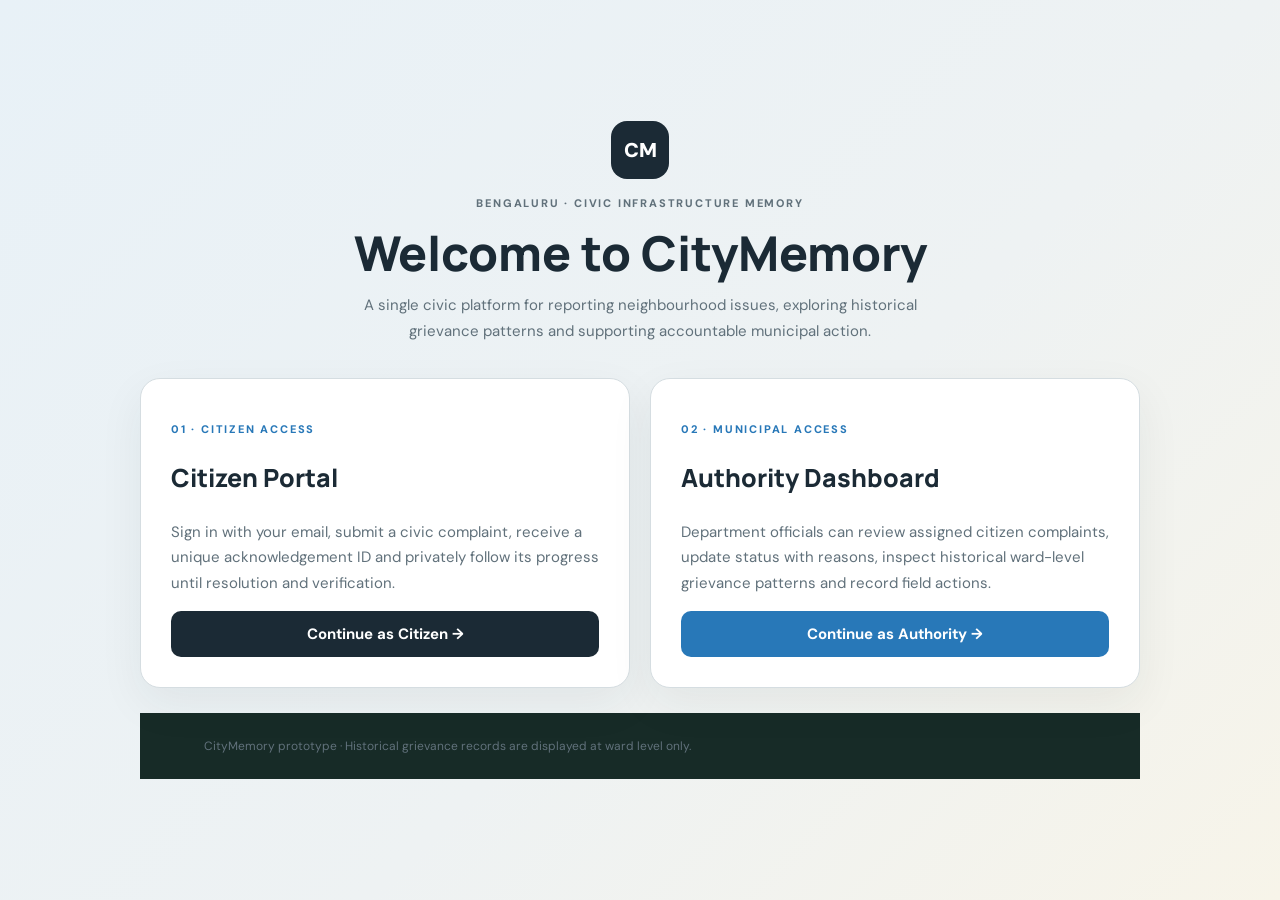
<file: CityMemory_Extended/citymemory-app/web/portal.html>
<!doctype html>
<html lang="en"><head><meta charset="utf-8"><meta name="viewport" content="width=device-width,initial-scale=1">
<title>CityMemory | Choose your portal</title><link rel="stylesheet" href="css/citizen.css">
<style>
body{min-height:100vh;display:grid;place-items:center;padding:28px;background:linear-gradient(135deg,#e8f1f7,#eef2f3 58%,#f7f4e9)}
.portal{width:min(1000px,100%)}.portal-head{text-align:center;margin-bottom:34px}.portal-logo{width:58px;height:58px;margin:auto auto 15px;border-radius:16px;background:#1b2a35;color:#fff;display:grid;place-items:center;font-weight:900;font-size:20px}.portal-head h1{font:800 clamp(34px,5vw,48px) Manrope;margin:8px 0}.portal-head p{color:#61717b;max-width:620px;margin:0 auto;line-height:1.7}
.portal-cards{display:grid;grid-template-columns:1fr 1fr;gap:20px}.portal-card{background:#fff;border:1px solid #d5dde1;border-radius:20px;padding:30px;box-shadow:0 16px 45px #1b2a3510;display:flex;flex-direction:column;min-height:290px}.portal-card .eyebrow{color:#2878b8}.portal-card h2{font:800 25px Manrope;margin:10px 0}.portal-card p{color:#61717b;line-height:1.7;flex:1}.portal-card a{display:inline-flex;align-items:center;justify-content:center;padding:13px 18px;border-radius:10px;background:#1b2a35;color:white;text-decoration:none;font-weight:700}.portal-card.authority a{background:#2878b8}.portal-foot{text-align:center;color:#61717b;font-size:12px;margin-top:25px}
@media(max-width:700px){.portal-cards{grid-template-columns:1fr}.portal-card{min-height:240px}}
</style></head><body><main class="portal">
<header class="portal-head"><div class="portal-logo">CM</div><p class="eyebrow">Bengaluru · Civic infrastructure memory</p><h1>Welcome to CityMemory</h1><p>A single civic platform for reporting neighbourhood issues, exploring historical grievance patterns and supporting accountable municipal action.</p></header>
<section class="portal-cards">
<article class="portal-card"><p class="eyebrow">01 · CITIZEN ACCESS</p><h2>Citizen Portal</h2><p>Sign in with your email, submit a civic complaint, receive a unique acknowledgement ID and privately follow its progress until resolution and verification.</p><a href="citizen.html">Continue as Citizen →</a></article>
<article class="portal-card authority"><p class="eyebrow">02 · MUNICIPAL ACCESS</p><h2>Authority Dashboard</h2><p>Department officials can review assigned citizen complaints, update status with reasons, inspect historical ward-level grievance patterns and record field actions.</p><a href="index.html">Continue as Authority →</a></article>
</section><footer class="portal-foot">CityMemory prototype · Historical grievance records are displayed at ward level only.</footer>
</main></body></html>
</file>
<file: CityMemory_Extended/citymemory-app/web/css/citizen.css>
@import url('https://fonts.googleapis.com/css2?family=DM+Sans:wght@400;500;600;700&family=Manrope:wght@500;600;700;800&display=swap');
:root{--ink:#1b2a35;--muted:#61717b;--line:#d5dde1;--paper:#eef2f3;--green:#2878b8;--green2:#e8f1f7;--amber:#e9b100}
*{box-sizing:border-box}html{scroll-behavior:smooth}body{margin:0;background:var(--paper);color:var(--ink);font:15px 'DM Sans',sans-serif}.topbar{height:76px;background:#fff;border-bottom:1px solid var(--line);display:flex;align-items:center;justify-content:space-between;padding:0 max(5vw,24px);position:sticky;top:0;z-index:500}.brand{display:flex;gap:12px;align-items:center;text-decoration:none;color:var(--ink)}.brand-icon{width:42px;height:42px;border-radius:13px;background:var(--green);color:white;display:grid;place-items:center;font-weight:800}.brand small{display:block;color:var(--muted);font-size:11px;margin-top:3px}.topbar nav{display:flex;gap:24px}.topbar nav a,footer a{color:var(--green);text-decoration:none;font-weight:600;font-size:13px}.hero{padding:76px max(7vw,24px);display:grid;grid-template-columns:1.5fr .8fr;gap:50px;background:linear-gradient(115deg,#e8f1f7,#eef2f3 62%,#f7f4e9)}.eyebrow{text-transform:uppercase;letter-spacing:1.8px;color:var(--green);font-size:11px;font-weight:800}.hero h1{font:800 clamp(36px,5vw,58px)/1.08 Manrope,sans-serif;letter-spacing:-2px;margin:14px 0}.hero h1 em{color:var(--green);font-style:normal}.hero p:not(.eyebrow){color:#53635d;max-width:660px;line-height:1.7}.hero-actions{display:flex;gap:12px;margin-top:26px}.btn{border:0;border-radius:10px;padding:12px 18px;font-weight:700;cursor:pointer;text-decoration:none;display:inline-flex;align-items:center;justify-content:center;font:700 13px 'DM Sans',sans-serif}.primary{background:var(--green);color:white}.secondary{background:var(--green2);color:var(--green)}.full{width:100%;margin-top:18px}.hero-note{background:#fff;border:1px solid var(--line);border-radius:18px;padding:28px;display:flex;flex-direction:column;justify-content:center;gap:9px;box-shadow:0 15px 40px #173b2610}.hero-note span{font-size:10px;color:var(--green);font-weight:800;letter-spacing:1px;margin-top:10px}.hero-note b{font:700 17px Manrope}.metrics{max-width:1200px;margin:-1px auto 0;padding:24px;display:grid;grid-template-columns:repeat(4,1fr);gap:14px}.metrics article{background:#fff;border:1px solid var(--line);border-radius:14px;padding:20px}.metrics strong{font:800 27px Manrope;display:block}.metrics span{color:var(--muted);font-size:12px}.section{max-width:1200px;margin:48px auto;padding:0 24px}.section-heading{display:flex;justify-content:space-between;align-items:end;margin-bottom:22px}.section-heading h2{font:800 30px Manrope;margin:5px 0}.section-heading p:not(.eyebrow){color:var(--muted);margin:5px 0}.explorer{display:grid;grid-template-columns:290px 1fr;gap:16px}.panel{background:#fff;border:1px solid var(--line);border-radius:16px;padding:22px}.search-panel label,.report-form label{display:block;font-size:12px;font-weight:700;margin:12px 0 7px}.search-panel select,.report-form input,.report-form select,.report-form textarea{width:100%;border:1px solid #d7e1da;border-radius:9px;padding:11px;background:#fff;color:var(--ink);font:13px 'DM Sans'}.small-note,.muted{color:var(--muted);font-size:11px;line-height:1.6}.result-head{display:flex;align-items:center;justify-content:space-between;gap:15px}.result-head h3{margin:0;font:700 17px Manrope}.result-head span{font-size:11px;color:var(--green);font-weight:700}.history-list{margin-top:14px;max-height:430px;overflow:auto}.history-row{padding:12px 0;border-top:1px solid var(--line);display:grid;grid-template-columns:1fr auto;gap:5px}.history-row b{font-size:12px}.history-row small{display:block;color:var(--muted);font-size:11px;margin-top:4px}.status{font-size:10px;border-radius:20px;background:var(--green2);color:var(--green);padding:5px 8px;height:max-content}.recurrence-panel{margin-top:16px}.pattern-grid{display:grid;grid-template-columns:repeat(3,1fr);gap:10px;margin-top:15px}.pattern{border:1px solid var(--line);border-radius:11px;padding:13px}.pattern b{display:block;font-size:12px}.pattern strong{font:800 22px Manrope;color:var(--green)}.pattern small{display:block;color:var(--muted);font-size:10px;margin-top:4px}.report-section{background:#e8f1f7;border-radius:22px;padding:35px 24px}.report-form{max-width:850px}.form-grid{display:grid;grid-template-columns:1fr 1fr;gap:16px}.report-form textarea{resize:vertical}.location-box{padding:10px;background:#f5f8f5;border-radius:10px;margin-top:12px}.location-box p{font-size:11px;color:var(--muted)}.location-box .btn{padding:9px}.form-message{font-size:12px;color:var(--green);font-weight:700}.report-grid{display:grid;grid-template-columns:repeat(3,1fr);gap:12px;margin-bottom:18px}.report-card{background:#fff;border:1px solid var(--line);border-radius:13px;padding:15px}.report-card b{font-size:12px}.report-card p{font-size:12px;line-height:1.5}.report-card small{font-size:10px;color:var(--muted)}.map{height:350px;border:1px solid var(--line);border-radius:16px;overflow:hidden;background:#e9efea}footer{padding:25px max(5vw,24px);background:#172b27;color:#fff;display:flex;gap:20px;justify-content:space-between;align-items:center;font-size:12px}footer span{color:#bdcbc4}footer a{color:#b6e0c5}@media(max-width:800px){.topbar{padding:0 16px}.topbar nav{gap:10px}.topbar nav a{font-size:11px}.hero{grid-template-columns:1fr;padding:48px 24px}.metrics{grid-template-columns:repeat(2,1fr)}.explorer{grid-template-columns:1fr}.pattern-grid,.report-grid{grid-template-columns:1fr 1fr}.section{margin:35px auto}}@media(max-width:520px){.topbar nav a:first-child{display:none}.hero-actions{flex-direction:column;align-items:stretch}.metrics{padding:15px}.form-grid{grid-template-columns:1fr}.pattern-grid,.report-grid{grid-template-columns:1fr}.section-heading h2{font-size:25px}footer{flex-direction:column;align-items:flex-start}}

.login-gate{position:fixed;inset:0;z-index:2000;background:#172b27dd;display:grid;place-items:center;padding:18px}
.login-card{background:#fff;color:var(--ink);width:min(440px,100%);padding:28px;border-radius:18px;box-shadow:0 20px 60px #0003}
.login-card .brand-mark{width:46px;height:46px;background:var(--green);color:#fff;border-radius:13px;display:grid;place-items:center;font-weight:800}
.login-card label{display:block;font-size:12px;font-weight:700;margin:12px 0 7px}
.login-card input{display:block;width:100%;border:1px solid #d7e1da;border-radius:9px;padding:11px;margin-top:6px;font:13px 'DM Sans'}
#citizenSession{font-size:12px;color:var(--muted)}
</file>
